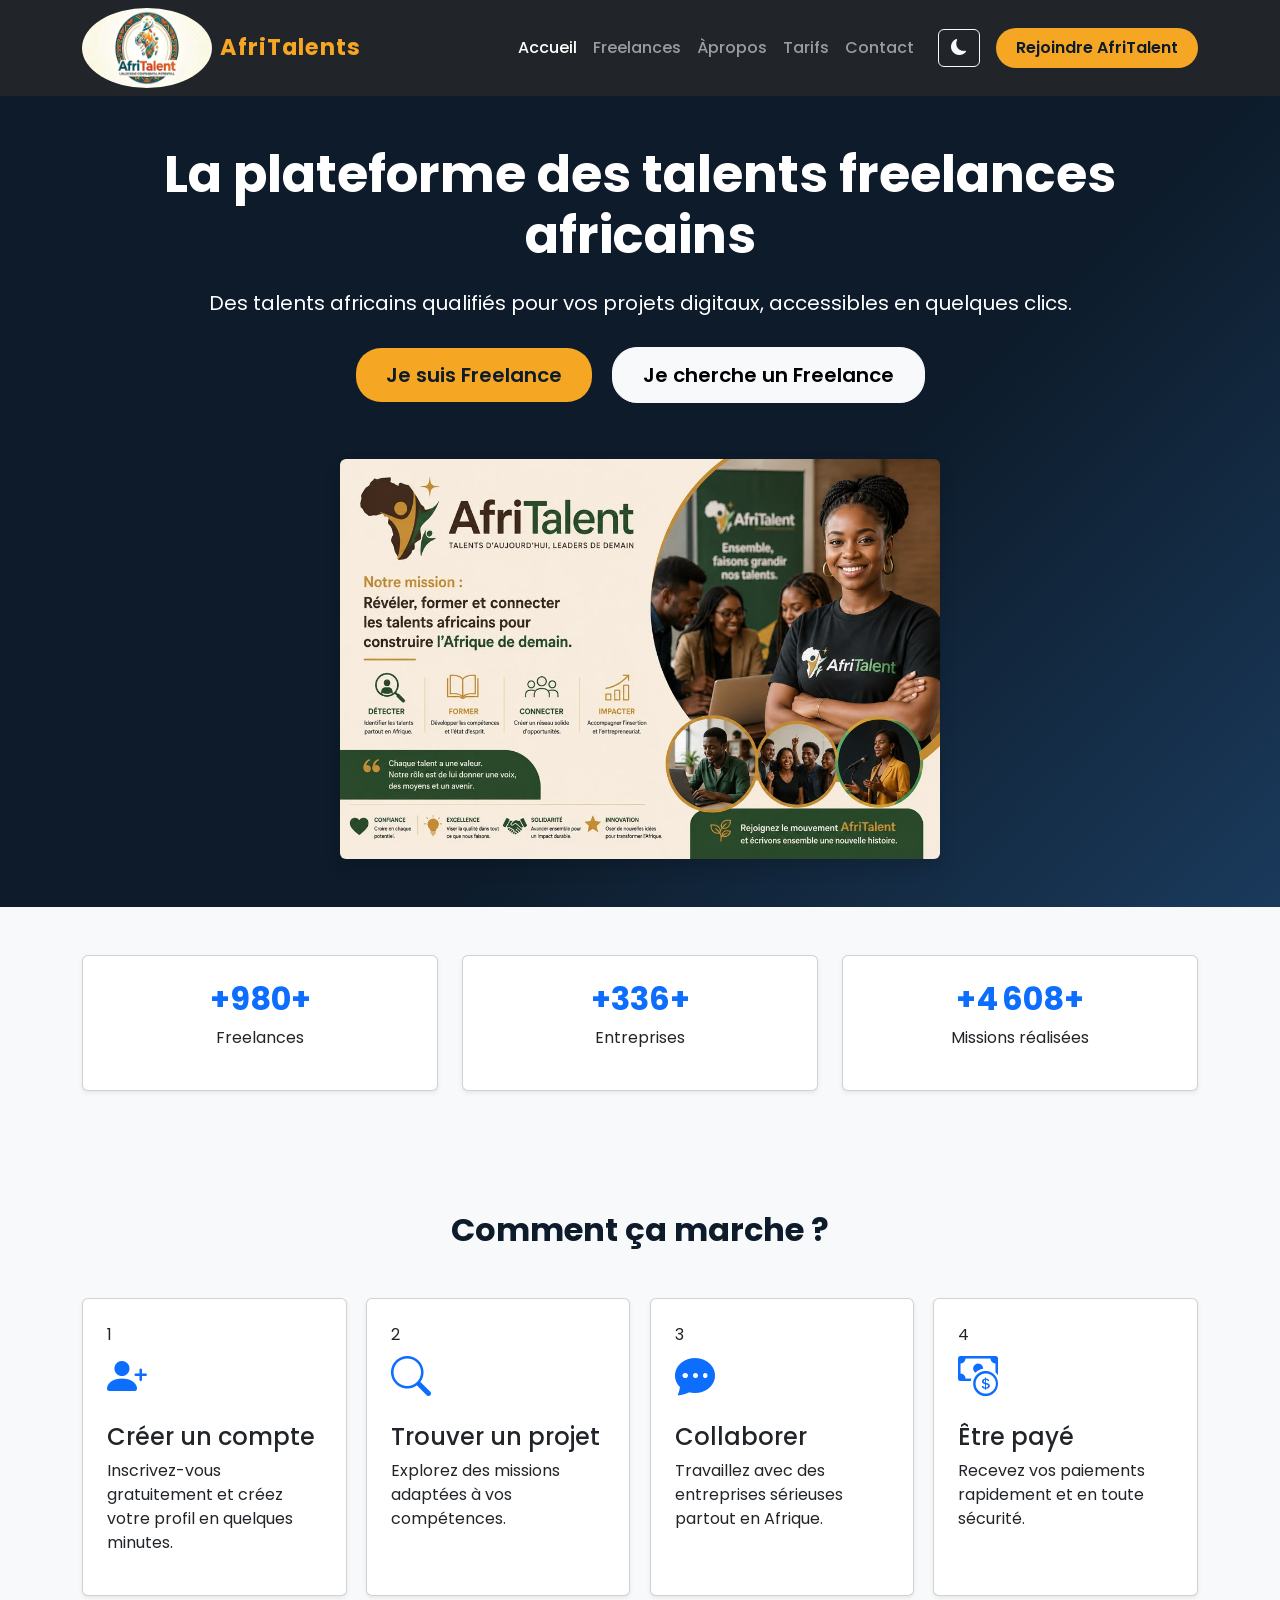
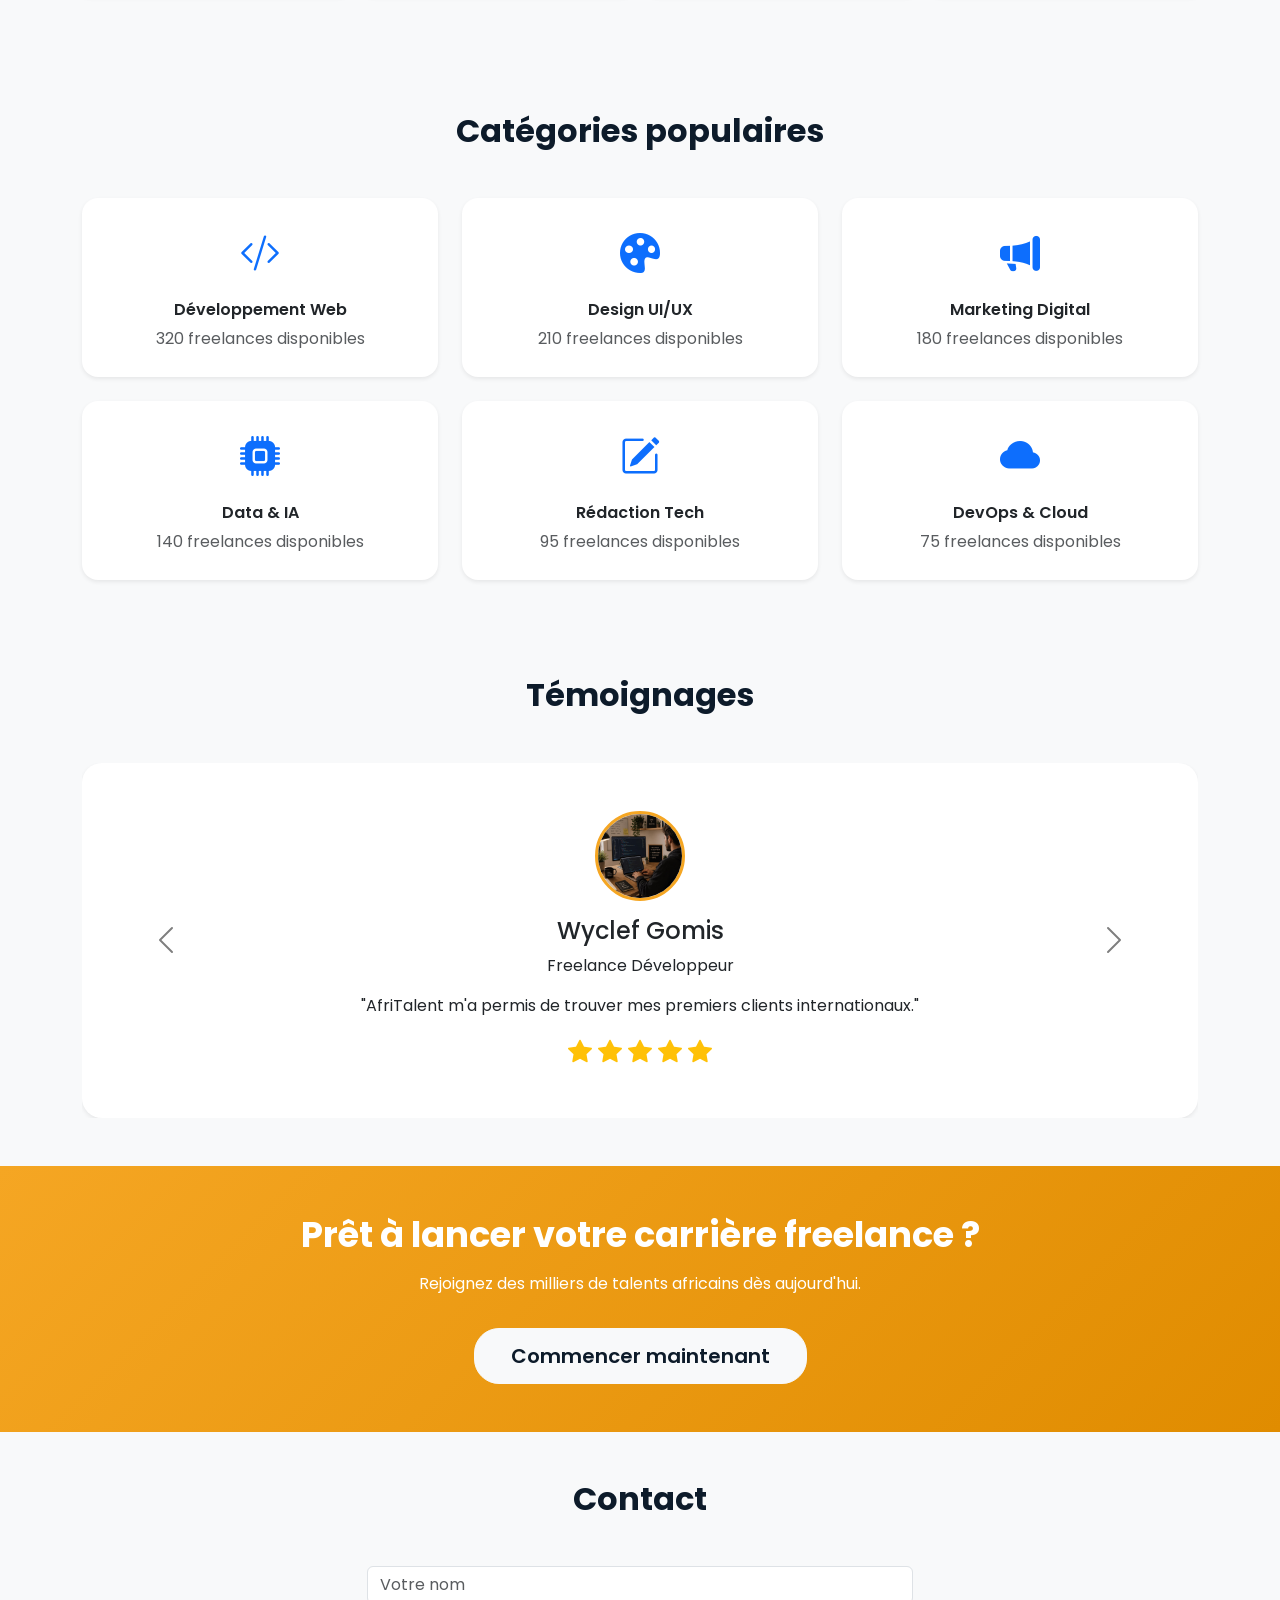
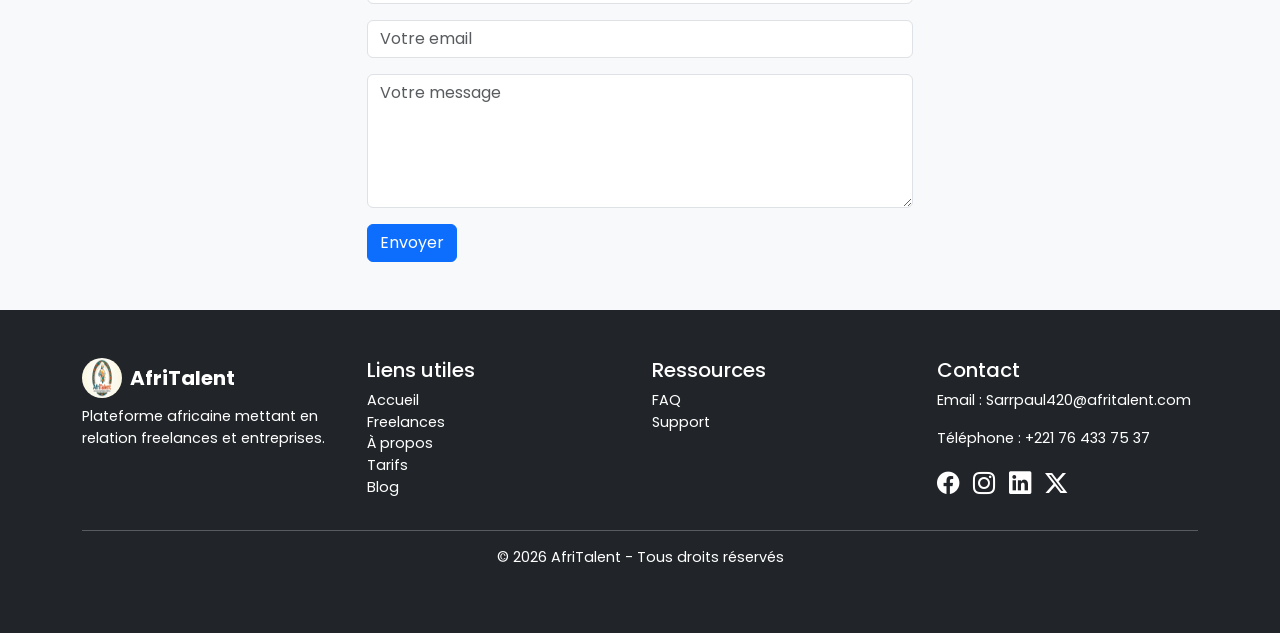
<file: index.html>
<!DOCTYPE html>
<html lang="fr">

<head>

  <meta charset="UTF-8">

  <meta name="viewport" content="width=device-width, initial-scale=1.0">

  <title>AfriTalent</title>

  <!-- Bootstrap CSS -->
  <link href="https://cdn.jsdelivr.net/npm/bootstrap@5.3.3/dist/css/bootstrap.min.css" rel="stylesheet">

  <!-- Bootstrap Icons -->
  <link rel="stylesheet" href="https://cdn.jsdelivr.net/npm/bootstrap-icons@1.11.3/font/bootstrap-icons.min.css">

  <!-- Google Fonts -->
  <link href="https://fonts.googleapis.com/css2?family=Poppins:wght@300;400;500;600;700&display=swap" rel="stylesheet">

  <!-- CSS -->
  <link rel="stylesheet" href="css/style.css">

</head>

<body>

  <!-- NAVBAR -->

  <nav class="navbar navbar-expand-lg navbar-dark bg-dark fixed-top" id="mainNavbar">

    <div class="container">

      <!-- Logo -->

      <img
        src="im/logo.jpeg"
        alt="Logo AfriTalent"
        width="130"
        height="80"
        class="rounded-circle me-2"
      >

      <!-- Nom -->

      <a class="navbar-brand fw-bold" href="index.html">
        AfriTalents 
      </a>

      <!-- Bouton mobile -->

      <button
        class="navbar-toggler"
        type="button"
        data-bs-toggle="collapse"
        data-bs-target="#menu"
      >

        <span class="navbar-toggler-icon"></span>

      </button>

      <!-- Menu -->

      <div class="collapse navbar-collapse" id="menu">

        <ul class="navbar-nav ms-auto">

          <li class="nav-item">
            <a class="nav-link active" href="index.html">
              Accueil
            </a>
          </li>

          <li class="nav-item">
            <a class="nav-link" href="#freelances">
              Freelances
            </a>
          </li>

          <li class="nav-item">
            <a class="nav-link" href="about.html">
              Àpropos
            </a>
          </li>

          <li class="nav-item">
            <a class="nav-link" href="tarifs.html">
              Tarifs
            </a>
          </li>

          <li class="nav-item">
            <a class="nav-link" href="contact.html">
              Contact
            </a>
          </li>

        </ul>

        <!-- Bouton Dark Mode -->
<button id="darkModeToggle" class="btn btn-outline-light ms-3">
    <i class="bi bi-moon-fill"></i>
</button>

        <a href="#contact" class="btn btn-warning ms-3">
          Rejoindre AfriTalent
        </a>

      </div>

    </div>

  </nav>

  <!-- HERO -->

  <section id="accueil" class="bg-dark text-white text-center py-5 mt-5">

    <div class="container">

      <h1 class="display-4 fw-bold mt-5">
        La plateforme des talents freelances africains
      </h1>

      <h2 class="mt-4 fs-5 fw-normal">
        Des talents africains qualifiés pour vos projets digitaux, accessibles en quelques clics.
      </h2>

      <div class="mt-4">

        <a href="#freelances" class="btn btn-primary btn-lg m-2">
          Je suis Freelance
        </a>

        <a href="#contact" class="btn btn-light btn-lg m-2">
          Je cherche un Freelance
        </a>

      </div>

      <!-- Image -->

      <div class="mt-5">

        <img
          src="im/image7.jpeg"
          alt="Freelance"
          class="img-fluid rounded shadow"
          width="600"
        >

      </div>

    </div>

  </section>

  <!-- STATISTIQUES -->

  <section class="py-5">

    <div class="container">

      <div class="row text-center">

        <div class="col-md-4 mb-4">

          <div class="card p-4 shadow-sm">

            <h2 class="text-primary fw-bold">
              <span class="counter" data-target="2500">0</span>+
            </h2>

            <p>
              Freelances
            </p>

          </div>

        </div>

        <div class="col-md-4 mb-4">

          <div class="card p-4 shadow-sm">

            <h2 class="text-primary fw-bold">
              <span class="counter" data-target="800">0</span>+
            </h2>

            <p>
              Entreprises
            </p>

          </div>

        </div>

        <div class="col-md-4 mb-4">

          <div class="card p-4 shadow-sm">

            <h2 class="text-primary fw-bold">
              <span class="counter" data-target="12000">0</span>+
            </h2>

            <p>
              Missions réalisées
            </p>

          </div>

        </div>

      </div>

    </div>

  </section>

  <!-- COMMENT ÇA MARCHE -->

  <section id="freelances" class="bg-light py-5">

    <div class="container">

      <h2 class="text-center fw-bold mb-5">
        Comment ça marche ?
      </h2>

      <div class="bento-grid">

        <div class="card p-4 bento-item bento-large shadow-sm">
          <span class="step-number">1</span>
          <i class="bi bi-person-plus-fill fs-1 text-primary"></i>
          <h4 class="mt-3">
            Créer un compte
          </h4>
          <p>
            Inscrivez-vous gratuitement et créez votre profil en quelques minutes.
          </p>
        </div>

        <div class="card p-4 bento-item shadow-sm">
          <span class="step-number">2</span>
          <i class="bi bi-search fs-1 text-primary"></i>
          <h4 class="mt-3">
            Trouver un projet
          </h4>
          <p>
            Explorez des missions adaptées à vos compétences.
          </p>
        </div>

        <div class="card p-4 bento-item shadow-sm">
          <span class="step-number">3</span>
          <i class="bi bi-chat-dots-fill fs-1 text-primary"></i>
          <h4 class="mt-3">
            Collaborer
          </h4>
          <p>
            Travaillez avec des entreprises sérieuses partout en Afrique.
          </p>
        </div>

        <div class="card p-4 bento-item bento-large shadow-sm">
          <span class="step-number">4</span>
          <i class="bi bi-cash-coin fs-1 text-primary"></i>
          <h4 class="mt-3">
            Être payé
          </h4>
          <p>
            Recevez vos paiements rapidement et en toute sécurité.
          </p>
        </div>

      </div>

    </div>

  </section>

  <!-- CATÉGORIES -->

  <section class="py-5">

    <div class="container">

      <h2 class="text-center fw-bold mb-5">
        Catégories populaires
      </h2>

      <div class="row g-4">

        <div class="col-md-4">
          <div class="card p-4 text-center h-100 shadow-sm category-card">
            <i class="bi bi-code-slash fs-1 text-primary"></i>
            <h4 class="mt-3">
              Développement Web
            </h4>
            <p class="text-muted mb-0">
              320 freelances disponibles
            </p>
          </div>
        </div>

        <div class="col-md-4">
          <div class="card p-4 text-center h-100 shadow-sm category-card">
            <i class="bi bi-palette-fill fs-1 text-primary"></i>
            <h4 class="mt-3">
              Design UI/UX
            </h4>
            <p class="text-muted mb-0">
              210 freelances disponibles
            </p>
          </div>
        </div>

        <div class="col-md-4">
          <div class="card p-4 text-center h-100 shadow-sm category-card">
            <i class="bi bi-megaphone-fill fs-1 text-primary"></i>
            <h4 class="mt-3">
              Marketing Digital
            </h4>
            <p class="text-muted mb-0">
              180 freelances disponibles
            </p>
          </div>
        </div>

        <div class="col-md-4">
          <div class="card p-4 text-center h-100 shadow-sm category-card">
            <i class="bi bi-cpu-fill fs-1 text-primary"></i>
            <h4 class="mt-3">
              Data & IA
            </h4>
            <p class="text-muted mb-0">
              140 freelances disponibles
            </p>
          </div>
        </div>

        <div class="col-md-4">
          <div class="card p-4 text-center h-100 shadow-sm category-card">
            <i class="bi bi-pencil-square fs-1 text-primary"></i>
            <h4 class="mt-3">
              Rédaction Tech
            </h4>
            <p class="text-muted mb-0">
              95 freelances disponibles
            </p>
          </div>
        </div>

        <div class="col-md-4">
          <div class="card p-4 text-center h-100 shadow-sm category-card">
            <i class="bi bi-cloud-fill fs-1 text-primary"></i>
            <h4 class="mt-3">
              DevOps & Cloud
            </h4>
            <p class="text-muted mb-0">
              75 freelances disponibles
            </p>
          </div>
        </div>

      </div>

    </div>

  </section>

  <!-- TÉMOIGNAGES -->

  <section class="bg-light py-5">

    <div class="container">

      <div class="text-center mb-5">

        <h2 class="fw-bold">
          Témoignages
        </h2>

      </div>

      <div id="carouselExample" class="carousel slide" data-bs-ride="carousel">

        <div class="carousel-inner">

          <!-- Témoignage 1 -->

          <div class="carousel-item active">

            <div class="card p-5 text-center shadow-sm">

              <img
                src="im/image1.jpeg"
                alt="Wyclef Gomis"
                width="100"
                height="100"
                class="rounded-circle mx-auto"
              >

              <h4 class="mt-3">
                Wyclef Gomis
              </h4>

              <p>
                Freelance Développeur
              </p>

              <p>
                "AfriTalent m'a permis de trouver mes premiers clients internationaux."
              </p>

              <div class="text-warning fs-4">

                <i class="bi bi-star-fill"></i>
                <i class="bi bi-star-fill"></i>
                <i class="bi bi-star-fill"></i>
                <i class="bi bi-star-fill"></i>
                <i class="bi bi-star-fill"></i>

              </div>

            </div>

          </div>

          <!-- Témoignage 2 -->

          <div class="carousel-item">

            <div class="card p-5 text-center shadow-sm">

              <img
                src="im/image2.jpeg"
                alt="Delphine Bindia"
                width="100"
                height="100"
                class="rounded-circle mx-auto"
              >

              <h4 class="mt-3">
                Delphine Bindia
              </h4>

              <p>
                Designer UI/UX
              </p>

              <p>
                "Une plateforme moderne et simple pour travailler avec des entreprises sérieuses."
              </p>

              <div class="text-warning fs-4">

                <i class="bi bi-star-fill"></i>
                <i class="bi bi-star-fill"></i>
                <i class="bi bi-star-fill"></i>
                <i class="bi bi-star-fill"></i>
                <i class="bi bi-star-fill"></i>

              </div>

            </div>

          </div>

          <!-- Témoignage 3 -->

          <div class="carousel-item">

            <div class="card p-5 text-center shadow-sm">

              <img
                src="im/image3.jpeg"
                alt="Marlene Sarr"
                width="100"
                height="100"
                class="rounded-circle mx-auto"
              >

              <h4 class="mt-3">
                Marlene Sarr
              </h4>

              <p>
                Développeuse Fullstack
              </p>

              <p>
                "AfriTalent m'a offert de belles opportunités en tant que développeuse."
              </p>

              <div class="text-warning fs-4">

                <i class="bi bi-star-fill"></i>
                <i class="bi bi-star-fill"></i>
                <i class="bi bi-star-fill"></i>
                <i class="bi bi-star-fill"></i>
                <i class="bi bi-star-fill"></i>

              </div>

            </div>

          </div>

        </div>

        <!-- Boutons -->

        <button
          class="carousel-control-prev"
          type="button"
          data-bs-target="#carouselExample"
          data-bs-slide="prev"
        >

          <span class="carousel-control-prev-icon"></span>

        </button>

        <button
          class="carousel-control-next"
          type="button"
          data-bs-target="#carouselExample"
          data-bs-slide="next"
        >

          <span class="carousel-control-next-icon"></span>

        </button>

      </div>

    </div>

  </section>

  <!-- CTA -->

  <section class="cta-section text-white text-center py-5">

    <div class="cta-overlay"></div>

    <div class="container position-relative">

      <h2 class="fw-bold">
        Prêt à lancer votre carrière freelance ?
      </h2>

      <p class="mt-3">
        Rejoignez des milliers de talents africains dès aujourd'hui.
      </p>

      <a href="#contact" class="btn btn-light btn-lg mt-3">
        Commencer maintenant
      </a>

    </div>

  </section>

  <!-- CONTACT -->

  <section id="contact" class="py-5">

    <div class="container">

      <h2 class="text-center fw-bold mb-5">
        Contact
      </h2>

      <div class="row justify-content-center">

        <div class="col-md-6">

          <input
            type="text"
            class="form-control mb-3"
            placeholder="Votre nom"
          >

          <input
            type="email"
            class="form-control mb-3"
            placeholder="Votre email"
          >

          <textarea
            class="form-control mb-3"
            rows="5"
            placeholder="Votre message"
          ></textarea>

          <button class="btn btn-primary">
            Envoyer
          </button>

        </div>

      </div>

    </div>

  </section>

  <!-- FOOTER -->

  <footer class="bg-dark text-white py-5">

    <div class="container">

      <div class="row">

        <!-- Colonne 1 -->

        <div class="col-md-3">

          <div class="d-flex align-items-center mb-2">
            <img
              src="im/logo.jpeg"
              alt="Logo AfriTalent"
              width="40"
              height="40"
              class="rounded-circle me-2"
            >
            <h5 class="fw-bold mb-0">
              AfriTalent
            </h5>
          </div>

          <p>
            Plateforme africaine mettant en relation freelances et entreprises.
          </p>

        </div>

        <!-- Colonne 2 -->

        <div class="col-md-3">

          <h5>
            Liens utiles
          </h5>

          <ul class="list-unstyled">

            <li>
              <a href="index.html#accueil" class="text-white text-decoration-none">
                Accueil
              </a>
            </li>

            <li>
              <a href="index.html#freelances" class="text-white text-decoration-none">
                Freelances
              </a>
            </li>

            <li>
              <a href="about.html" class="text-white text-decoration-none">
                À propos
              </a>
            </li>

            <li>
              <a href="tarifs.html" class="text-white text-decoration-none">
                Tarifs
              </a>
            </li>

            <li>
              <a href="blog.html" class="text-white text-decoration-none">
                Blog
              </a>
            </li>

          </ul>

        </div>

        <!-- Colonne 3 -->

        <div class="col-md-3">

          <h5>
            Ressources
          </h5>

          <ul class="list-unstyled">

            <li>
              <a href="#" class="text-white text-decoration-none">
                FAQ
              </a>
            </li>

            <li>
              <a href="#" class="text-white text-decoration-none">
                Support
              </a>
            </li>

          </ul>

        </div>

        <!-- Colonne 4 -->

        <div class="col-md-3">

          <h5>
            Contact
          </h5>

          <p>
            Email : Sarrpaul420@afritalent.com
          </p>

          <p>
            Téléphone : +221 76 433 75 37
          </p>

          <!-- Réseaux -->

          <div class="fs-4">

            <a href="#" class="text-white me-2"><i class="bi bi-facebook"></i></a>
            <a href="#" class="text-white me-2"><i class="bi bi-instagram"></i></a>
            <a href="#" class="text-white me-2"><i class="bi bi-linkedin"></i></a>
            <a href="#" class="text-white"><i class="bi bi-twitter-x"></i></a>

          </div>

        </div>

      </div>

      <hr>

      <div class="text-center">

        <p>
          © <span id="year"></span> AfriTalent - Tous droits réservés
        </p>

      </div>

    </div>

  </footer>

  <!-- Bootstrap JS -->

  <script src="https://cdn.jsdelivr.net/npm/bootstrap@5.3.3/dist/js/bootstrap.bundle.min.js"></script>

  <!-- JS -->

  <script src="js/main.js"></script>

</body>

</html>
</file>
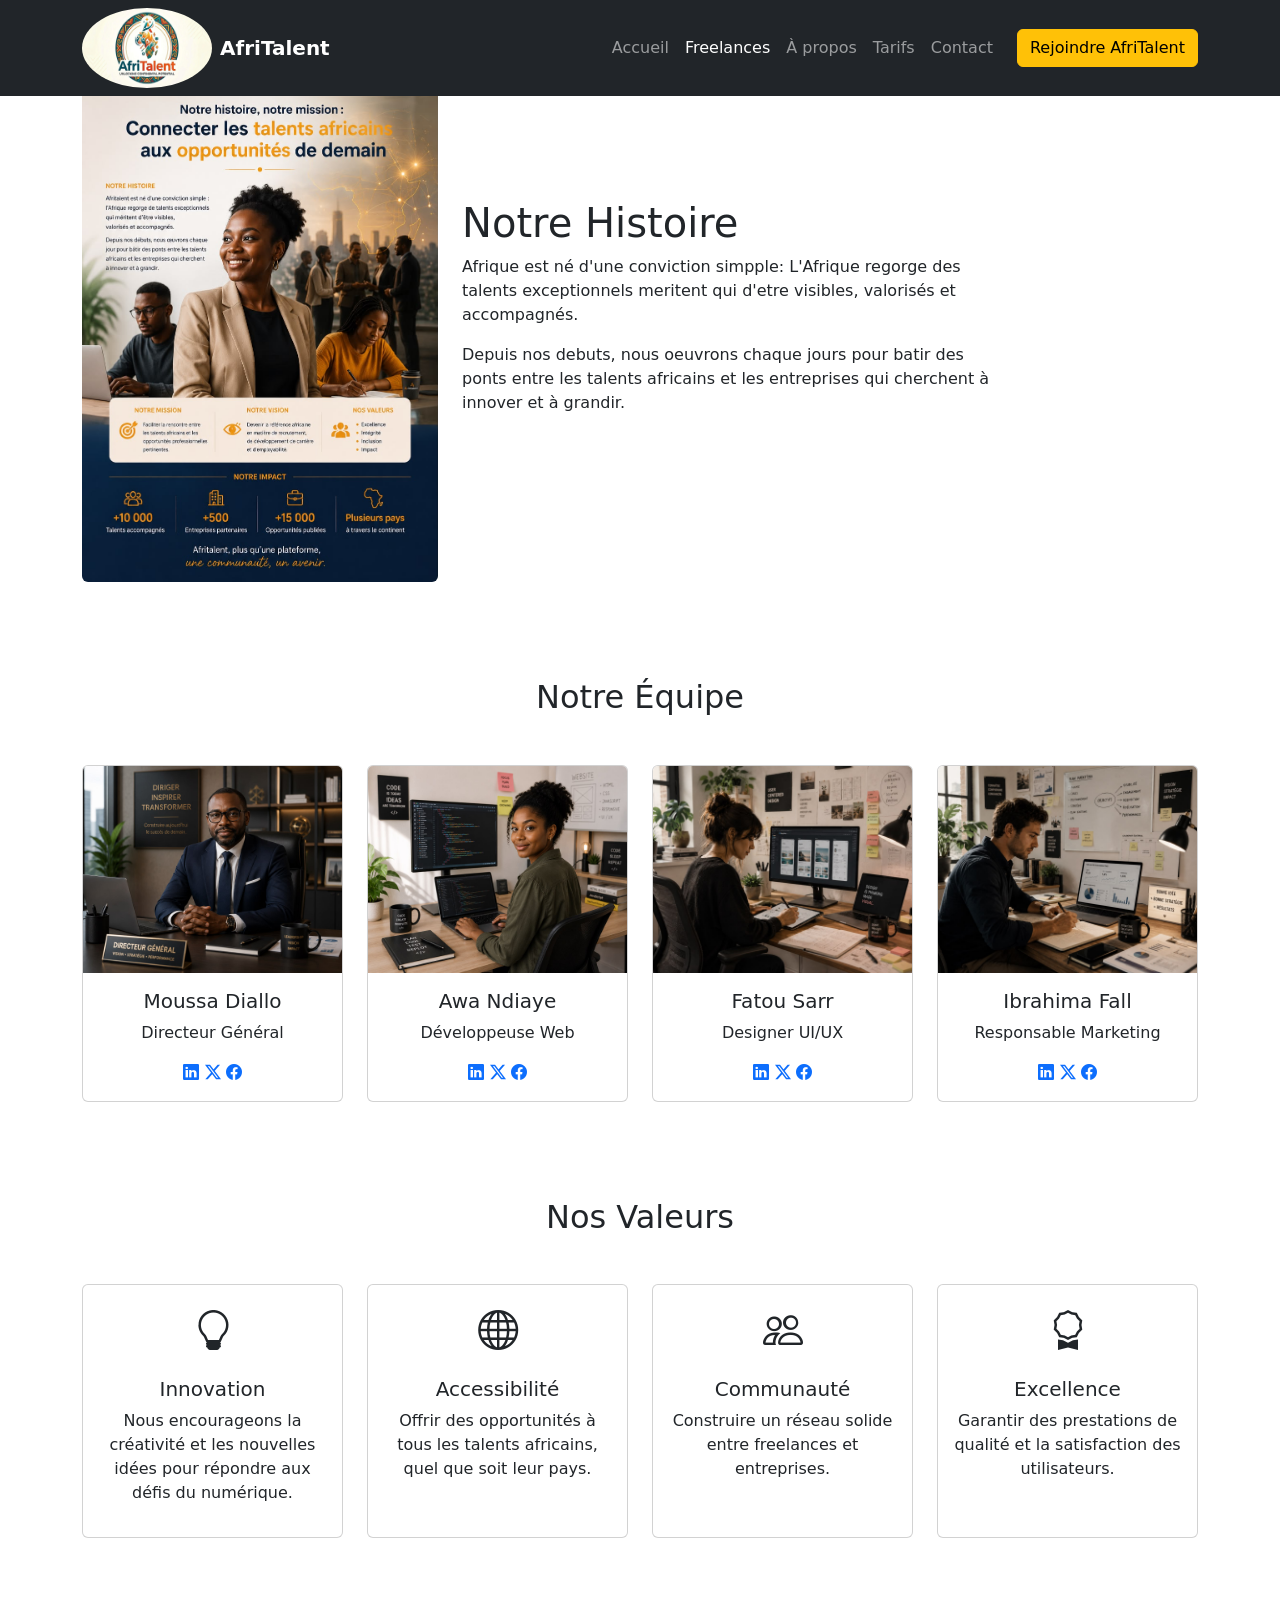
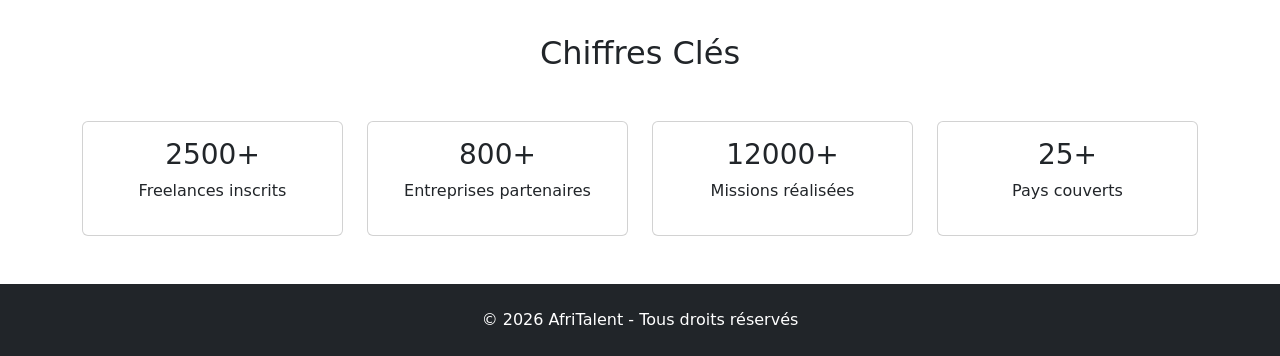
<file: about.html>
<!DOCTYPE html>
<html lang="fr">
<head>
    <meta charset="UTF-8">
    <meta name="viewport" content="width=device-width, initial-scale=1.0">
    <title>À Propos - AfriTalent</title>

    <!-- Bootstrap CSS -->
    <link href="https://cdn.jsdelivr.net/npm/bootstrap@5.3.3/dist/css/bootstrap.min.css" rel="stylesheet">

    <!-- Bootstrap Icons -->
    <link rel="stylesheet" href="https://cdn.jsdelivr.net/npm/bootstrap-icons@1.11.3/font/bootstrap-icons.min.css">
</head>
<body>

    <!-- NAVBAR -->

<nav class="navbar navbar-expand-lg navbar-dark bg-dark fixed-top">

    <div class="container">

        <!-- Logo -->
        <img
            src="im/logo.jpeg"
            alt="Logo AfriTalent"
            width="130"
            height="80"
            class="rounded-circle me-2"
        >

        <!-- Nom -->
        <a class="navbar-brand fw-bold" href="index.html">
            AfriTalent
        </a>

        <!-- Bouton mobile -->
        <button
            class="navbar-toggler"
            type="button"
            data-bs-toggle="collapse"
            data-bs-target="#menu"
        >
            <span class="navbar-toggler-icon"></span>
        </button>

        <!-- Menu -->
        <div class="collapse navbar-collapse" id="menu">

            <ul class="navbar-nav ms-auto">

                <li class="nav-item">
                    <a class="nav-link" href="index.html">
                        Accueil
                    </a>
                </li>

                <li class="nav-item">
                    <a class="nav-link active" href="freelances.html">
                        Freelances
                    </a>
                </li>

                <li class="nav-item">
                    <a class="nav-link" href="about.html">
                        À propos
                    </a>
                </li>

                <li class="nav-item">
                    <a class="nav-link" href="tarifs.html">
                        Tarifs
                    </a>
                </li>

                <li class="nav-item">
                    <a class="nav-link" href="contact.html">
                        Contact
                    </a>
                </li>

            </ul>

            <a href="contact.html" class="btn btn-warning ms-3">
                Rejoindre AfriTalent
            </a>

        </div>

    </div>

</nav>
    <main>

        <!-- NOTRE HISTOIRE -->
        <section class="container py-5">
            <div class="row align-items-center">

                <div class="col-md-4">
                    <img src="im/top.jpeg" alt="Notre histoire AfriTalent" class="img-fluid rounded">
                </div>

                <div class="col-md-6">
                    <h1>Notre Histoire</h1>
                    <p>
                        Afrique est né d'une conviction simpple:
                        L'Afrique regorge des talents exceptionnels meritent
                        qui d'etre visibles, valorisés et accompagnés.
                    </p>

                    <p>
                        Depuis nos debuts, nous oeuvrons chaque jours pour
                        batir des ponts entre les talents africains et les
                        entreprises qui cherchent à innover et à grandir.
                    </p>
                </div>

            </div>
        </section>

        <!-- NOTRE ÉQUIPE -->
        <section class="container py-5">
            <h2 class="text-center mb-5">Notre Équipe</h2>

            <div class="row g-4">

                <div class="col-md-6 col-lg-3">
                    <div class="card h-100 text-center">
                        <img src="im/dg.jpeg" class="card-img-top" alt="Directeur Général">
                        <div class="card-body">
                            <h5 class="card-title">Moussa Diallo</h5>
                            <p class="card-text">Directeur Général</p>

                            <a href="#"><i class="bi bi-linkedin"></i></a>
                            <a href="#"><i class="bi bi-twitter-x"></i></a>
                            <a href="#"><i class="bi bi-facebook"></i></a>
                        </div>
                    </div>
                </div>

                <div class="col-md-6 col-lg-3">
                    <div class="card h-100 text-center">
                        <img src="im/dev.jpeg" class="card-img-top" alt="Développeuse Web">
                        <div class="card-body">
                            <h5 class="card-title">Awa Ndiaye</h5>
                            <p class="card-text">Développeuse Web</p>

                            <a href="#"><i class="bi bi-linkedin"></i></a>
                            <a href="#"><i class="bi bi-twitter-x"></i></a>
                            <a href="#"><i class="bi bi-facebook"></i></a>
                        </div>
                    </div>
                </div>

                <div class="col-md-6 col-lg-3">
                    <div class="card h-100 text-center">
                        <img src="im/ia.jpeg" class="card-img-top" alt="Designer UI UX">
                        <div class="card-body">
                            <h5 class="card-title">Fatou Sarr</h5>
                            <p class="card-text">Designer UI/UX</p>

                            <a href="#"><i class="bi bi-linkedin"></i></a>
                            <a href="#"><i class="bi bi-twitter-x"></i></a>
                            <a href="#"><i class="bi bi-facebook"></i></a>
                        </div>
                    </div>
                </div>

                <div class="col-md-6 col-lg-3">
                    <div class="card h-100 text-center">
                        <img src="im/idi.jpeg" class="card-img-top" alt="Responsable Marketing">
                        <div class="card-body">
                            <h5 class="card-title">Ibrahima Fall</h5>
                            <p class="card-text">Responsable Marketing</p>

                            <a href="#"><i class="bi bi-linkedin"></i></a>
                            <a href="#"><i class="bi bi-twitter-x"></i></a>
                            <a href="#"><i class="bi bi-facebook"></i></a>
                        </div>
                    </div>
                </div>

            </div>
        </section>

        <!-- NOS VALEURS -->
        <section class="container py-5">
            <h2 class="text-center mb-5">Nos Valeurs</h2>

            <div class="row g-4">

                <div class="col-md-6 col-lg-3">
                    <div class="card text-center h-100">
                        <div class="card-body">
                            <i class="bi bi-lightbulb fs-1"></i>
                            <h5 class="mt-3">Innovation</h5>
                            <p>
                                Nous encourageons la créativité et les nouvelles idées pour
                                répondre aux défis du numérique.
                            </p>
                        </div>
                    </div>
                </div>

                <div class="col-md-6 col-lg-3">
                    <div class="card text-center h-100">
                        <div class="card-body">
                            <i class="bi bi-globe fs-1"></i>
                            <h5 class="mt-3">Accessibilité</h5>
                            <p>
                                Offrir des opportunités à tous les talents africains,
                                quel que soit leur pays.
                            </p>
                        </div>
                    </div>
                </div>

                <div class="col-md-6 col-lg-3">
                    <div class="card text-center h-100">
                        <div class="card-body">
                            <i class="bi bi-people fs-1"></i>
                            <h5 class="mt-3">Communauté</h5>
                            <p>
                                Construire un réseau solide entre freelances et entreprises.
                            </p>
                        </div>
                    </div>
                </div>

                <div class="col-md-6 col-lg-3">
                    <div class="card text-center h-100">
                        <div class="card-body">
                            <i class="bi bi-award fs-1"></i>
                            <h5 class="mt-3">Excellence</h5>
                            <p>
                                Garantir des prestations de qualité et la satisfaction des utilisateurs.
                            </p>
                        </div>
                    </div>
                </div>

            </div>
        </section>

        <!-- CHIFFRES CLÉS -->
        <section class="container py-5">
            <h2 class="text-center mb-5">Chiffres Clés</h2>

            <div class="row g-4">

                <div class="col-md-6 col-lg-3">
                    <div class="card text-center">
                        <div class="card-body">
                            <h3>2500+</h3>
                            <p>Freelances inscrits</p>
                        </div>
                    </div>
                </div>

                <div class="col-md-6 col-lg-3">
                    <div class="card text-center">
                        <div class="card-body">
                            <h3>800+</h3>
                            <p>Entreprises partenaires</p>
                        </div>
                    </div>
                </div>

                <div class="col-md-6 col-lg-3">
                    <div class="card text-center">
                        <div class="card-body">
                            <h3>12000+</h3>
                            <p>Missions réalisées</p>
                        </div>
                    </div>
                </div>

                <div class="col-md-6 col-lg-3">
                    <div class="card text-center">
                        <div class="card-body">
                            <h3>25+</h3>
                            <p>Pays couverts</p>
                        </div>
                    </div>
                </div>

            </div>
        </section>

    </main>

    <script src="https://cdn.jsdelivr.net/npm/bootstrap@5.3.3/dist/js/bootstrap.bundle.min.js"></script>

    <footer class="bg-dark text-white text-center py-4">

  <div class="container">

    <p class="mb-0">
      © 2026 AfriTalent - Tous droits réservés
    </p>

  </div>

</footer>

</body>
</html>
</file>
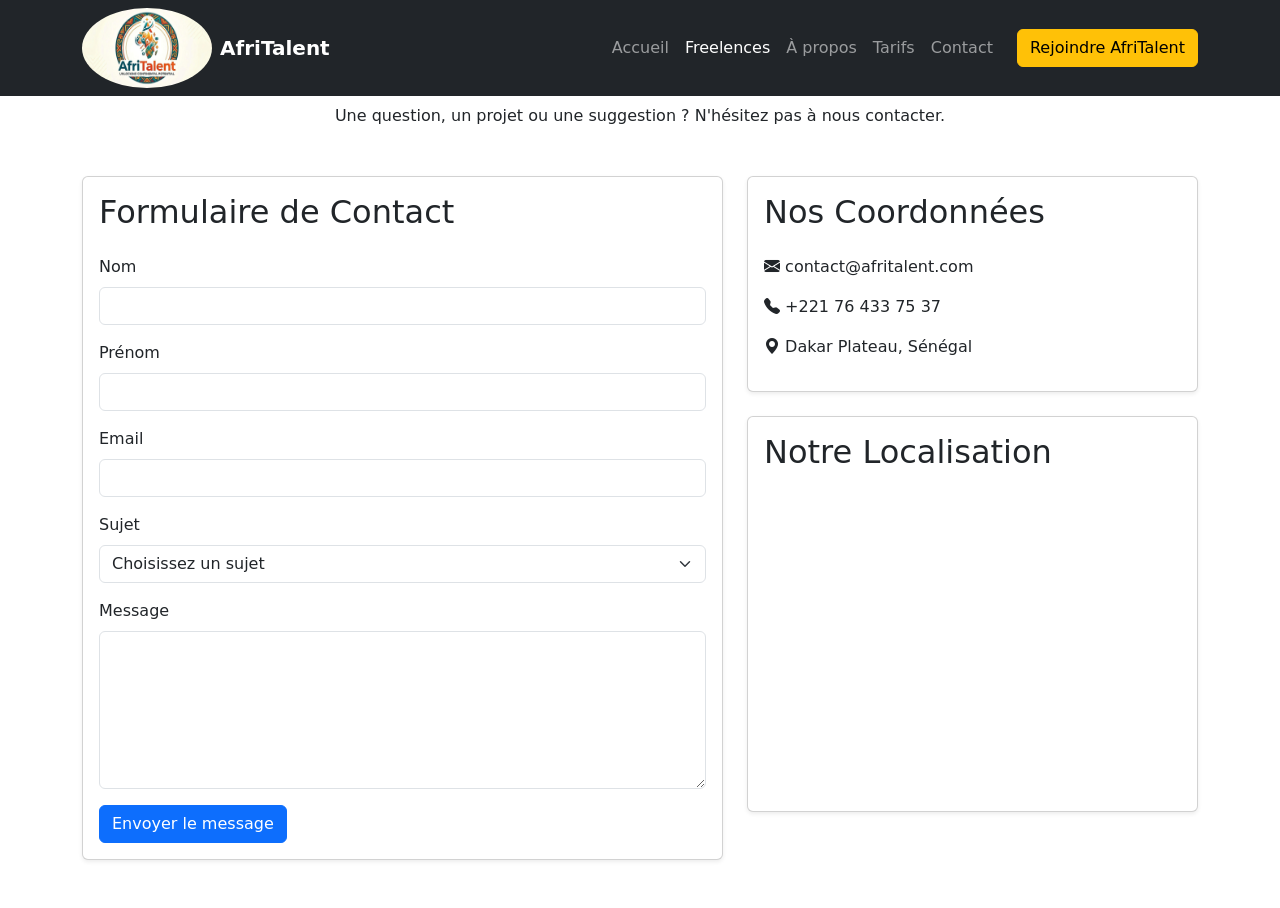
<file: contact.html>
<!DOCTYPE html>
<html lang="fr">
<head>
    <meta charset="UTF-8">
    <meta name="viewport" content="width=device-width, initial-scale=1.0">
    <title>Contact - AfriTalent</title>

    <!-- Bootstrap CSS -->
    <link href="https://cdn.jsdelivr.net/npm/bootstrap@5.3.3/dist/css/bootstrap.min.css" rel="stylesheet">

    <!-- Bootstrap Icons -->
    <link rel="stylesheet" href="https://cdn.jsdelivr.net/npm/bootstrap-icons@1.11.3/font/bootstrap-icons.min.css">
</head>
<body>

    <!-- NAVBAR -->

<nav class="navbar navbar-expand-lg navbar-dark bg-dark fixed-top">

    <div class="container">

        <!-- Logo -->
        <img
            src="im/logo.jpeg"
            alt="Logo AfriTalent"
            width="130"
            height="80"
            class="rounded-circle me-2"
        >

        <!-- Nom -->
        <a class="navbar-brand fw-bold" href="index.html">
            AfriTalent
        </a>

        <!-- Bouton mobile -->
        <button
            class="navbar-toggler"
            type="button"
            data-bs-toggle="collapse"
            data-bs-target="#menu"
        >
            <span class="navbar-toggler-icon"></span>
        </button>

        <!-- Menu -->
        <div class="collapse navbar-collapse" id="menu">

            <ul class="navbar-nav ms-auto">

                <li class="nav-item">
                    <a class="nav-link" href="index.html">
                        Accueil
                    </a>
                </li>

                <li class="nav-item">
                    <a class="nav-link active" href="freelences.html">
                        Freelences
                    </a>
                </li>

                <li class="nav-item">
                    <a class="nav-link" href="about.html">
                        À propos
                    </a>

                <li class="nav-item">
                    <a class="nav-link" href="tarifs.html">
                        Tarifs
                    </a>
                </li>

                <li class="nav-item">
                    <a class="nav-link" href="contact.html">
                        Contact
                    </a>
                </li>

            </ul>

            <a href="contact.html" class="btn btn-warning ms-3">
                Rejoindre AfriTalent
            </a>

        </div>

    </div>

</nav>
<main class="container py-5">

    <!-- Titre -->
    <section class="text-center mb-5">
        <h1>Contactez-nous</h1>
        <p>
            Une question, un projet ou une suggestion ?
            N'hésitez pas à nous contacter.
        </p>
    </section>

    <div class="row g-4">

        <!-- Formulaire -->
        <div class="col-lg-7">

            <div class="card shadow-sm">
                <div class="card-body">

                    <h2 class="mb-4">Formulaire de Contact</h2>

                    <form id="contactForm">

                        <!-- Nom -->
                        <div class="mb-3">
                            <label for="nom" class="form-label">Nom</label>
                            <input
                                type="text"
                                class="form-control"
                                id="nom"
                                name="nom"
                                required
                            >
                            <small id="nomError" class="text-danger"></small>
                        </div>

                        <!-- Prénom -->
                        <div class="mb-3">
                            <label for="prenom" class="form-label">Prénom</label>
                            <input
                                type="text"
                                class="form-control"
                                id="prenom"
                                name="prenom"
                                required
                            >
                            <small id="prenomError" class="text-danger"></small>
                        </div>

                        <!-- Email -->
                        <div class="mb-3">
                            <label for="email" class="form-label">Email</label>
                            <input
                                type="email"
                                class="form-control"
                                id="email"
                                name="email"
                                required
                            >
                            <small id="emailError" class="text-danger"></small>
                        </div>

                        <!-- Sujet -->
                        <div class="mb-3">
                            <label for="sujet" class="form-label">Sujet</label>

                            <select
                                class="form-select"
                                id="sujet"
                                name="sujet"
                                required
                            >
                                <option value="">Choisissez un sujet</option>
                                <option>Demande d'information</option>
                                <option>Recrutement</option>
                                <option>Support technique</option>
                                <option>Partenariat</option>
                                <option>Autre</option>
                            </select>

                            <small id="sujetError" class="text-danger"></small>
                        </div>

                        <!-- Message -->
                        <div class="mb-3">
                            <label for="message" class="form-label">Message</label>

                            <textarea
                                class="form-control"
                                id="message"
                                name="message"
                                rows="6"
                                required
                            ></textarea>

                            <small id="messageError" class="text-danger"></small>
                        </div>

                        <!-- Message succès JS -->
                        <div id="successMessage"></div>

                        <!-- Bouton -->
                        <button type="submit" class="btn btn-primary">
                            Envoyer le message
                        </button>

                    </form>

                </div>
            </div>

        </div>

        <!-- Informations de contact -->
        <div class="col-lg-5">

            <div class="card shadow-sm mb-4">
                <div class="card-body">

                    <h2 class="mb-4">Nos Coordonnées</h2>

                    <p>
                        <i class="bi bi-envelope-fill"></i>
                        contact@afritalent.com
                    </p>

                    <p>
                        <i class="bi bi-telephone-fill"></i>
                        +221 76 433 75 37
                    </p>

                    <p>
                        <i class="bi bi-geo-alt-fill"></i>
                        Dakar Plateau, Sénégal
                    </p>

                </div>
            </div>

            <!-- Carte Google Maps -->
            <div class="card shadow-sm">
                <div class="card-body">

                    <h2 class="mb-3">Notre Localisation</h2>

                    <iframe
                        src="https://maps.google.com/maps?q=Dakar&t=&z=13&ie=UTF8&iwloc=&output=embed"
                        width="100%"
                        height="300"
                        style="border:0;"
                        allowfullscreen=""
                        loading="lazy">
                    </iframe>

                </div>
            </div>

        </div>

    </div>

</main>

<!-- Bootstrap JS -->
<script src="https://cdn.jsdelivr.net/npm/bootstrap@5.3.3/dist/js/bootstrap.bundle.min.js"></script>

</body>
</html>
</file>
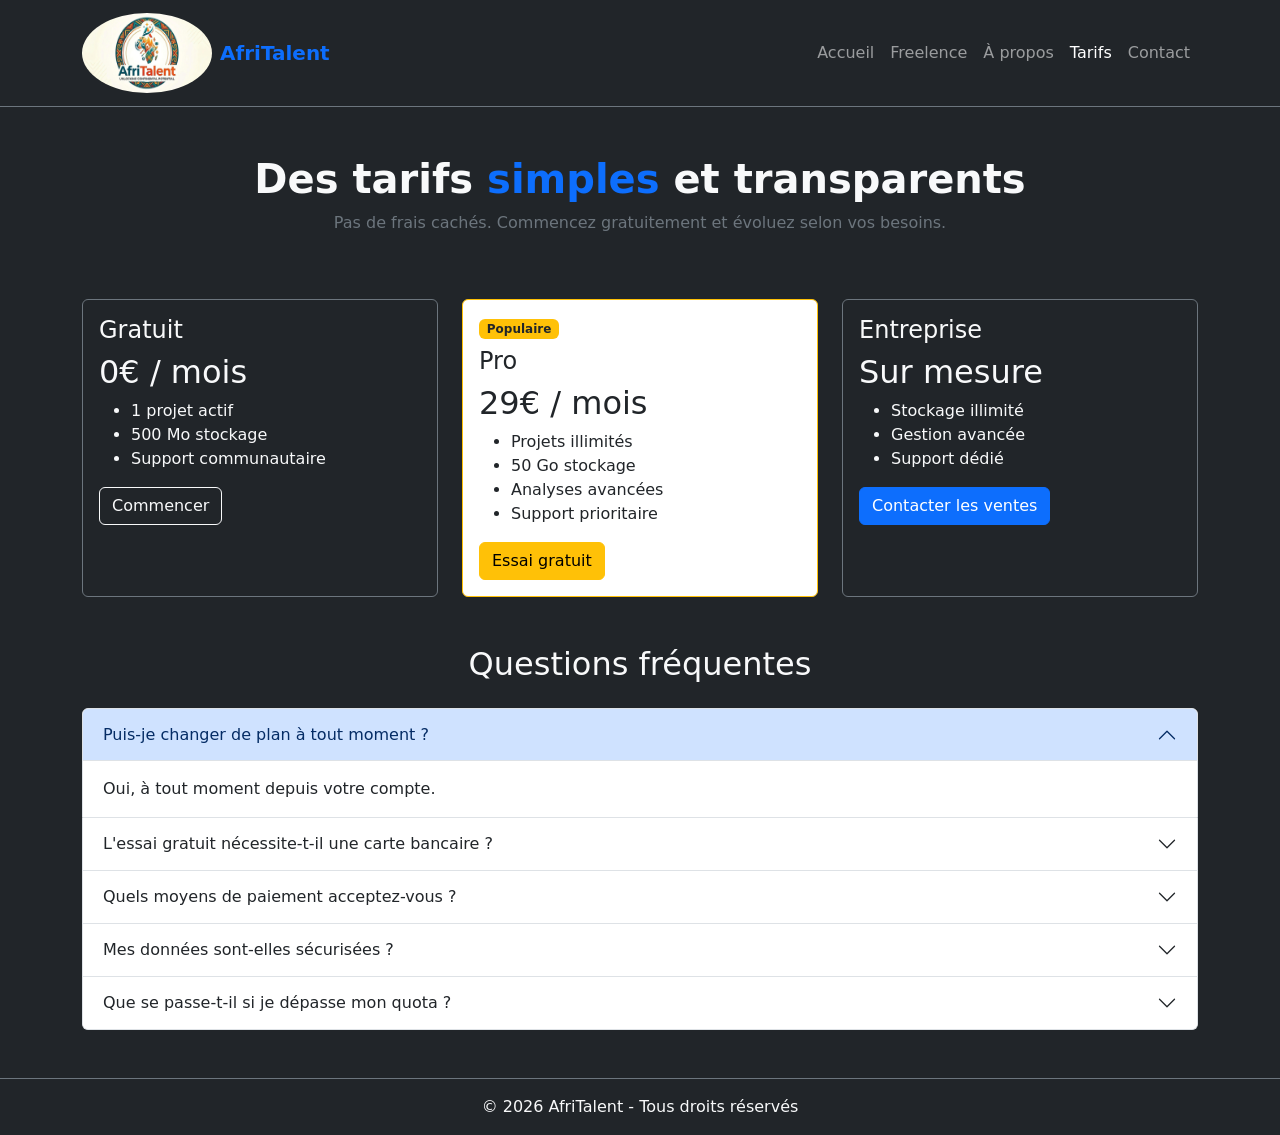
<file: tarifs.html>
<!DOCTYPE html>
<html lang="fr">
<head>
    <meta charset="UTF-8">
    <meta name="viewport" content="width=device-width, initial-scale=1.0">
    <title>Tarifs - AfriTalent</title>

    <link href="https://cdn.jsdelivr.net/npm/bootstrap@5.3.3/dist/css/bootstrap.min.css" rel="stylesheet">
</head>

<body class="bg-dark text-light">

    <!-- NAVBAR -->
<nav class="navbar navbar-expand-lg navbar-dark bg-dark border-bottom border-secondary">
    <div class="container">

        <!-- Logo -->
        <a class="navbar-brand d-flex align-items-center" href="index.html">
            <img src="im/logo.jpeg"
                 alt="Logo AfriTalent"
                 width="130"
                 height="80"
                 class="rounded-circle me-2">

            <span class="fw-bold text-primary">
                AfriTalent
            </span>
        </a>

        <!-- Bouton mobile -->
        <button class="navbar-toggler"
                type="button"
                data-bs-toggle="collapse"
                data-bs-target="#menu">
            <span class="navbar-toggler-icon"></span>
        </button>

        <!-- Menu -->
        <div class="collapse navbar-collapse" id="menu">

            <ul class="navbar-nav ms-auto">

                <li class="nav-item">
                    <a class="nav-link" href="index.html">
                        Accueil
                    </a>
                </li>

                <li class="nav-item">
                    <a class="nav-link" href="freelences.html">
                        Freelence
                    </a>
                </li>

                 <li class="nav-item">
                        <a class="nav-link" href="about.html">
                            À propos
                        </a>
                    </li>

                <li class="nav-item">
                    <a class="nav-link active" href="tarifs.html">
                        Tarifs
                    </a>
                </li>

                <li class="nav-item">
                    <a class="nav-link" href="contact.html">
                        Contact
                    </a>
                </li>

            </ul>

        </div>

    </div>
</nav>

    <!-- TITRE -->
    <section class="text-center py-5">
        <div class="container">
            <h1 class="fw-bold">
                Des tarifs <span class="text-primary">simples</span> et transparents
            </h1>

            <p class="text-secondary">
                Pas de frais cachés. Commencez gratuitement et évoluez selon vos besoins.
            </p>
        </div>
    </section>

    <!-- TARIFS -->
    <section class="container mb-5">
        <div class="row g-4">

            <!-- Gratuit -->
            <div class="col-md-4">
                <div class="card h-100 bg-dark border-secondary text-light">
                    <div class="card-body">
                        <h4>Gratuit</h4>
                        <h2>0€ / mois</h2>

                        <ul>
                            <li>1 projet actif</li>
                            <li>500 Mo stockage</li>
                            <li>Support communautaire</li>
                        </ul>

                        <a href="#" class="btn btn-outline-light">
                            Commencer
                        </a>
                    </div>
                </div>
            </div>

            <!-- Pro -->
            <div class="col-md-4">
                <div class="card h-100 border-warning">
                    <div class="card-body">
                        <span class="badge bg-warning text-dark mb-2">
                            Populaire
                        </span>

                        <h4>Pro</h4>
                        <h2>29€ / mois</h2>

                        <ul>
                            <li>Projets illimités</li>
                            <li>50 Go stockage</li>
                            <li>Analyses avancées</li>
                            <li>Support prioritaire</li>
                        </ul>

                        <a href="#" class="btn btn-warning">
                            Essai gratuit
                        </a>
                    </div>
                </div>
            </div>

            <!-- Entreprise -->
            <div class="col-md-4">
                <div class="card h-100 bg-dark border-secondary text-light">
                    <div class="card-body">
                        <h4>Entreprise</h4>
                        <h2>Sur mesure</h2>

                        <ul>
                            <li>Stockage illimité</li>
                            <li>Gestion avancée</li>
                            <li>Support dédié</li>
                        </ul>

                        <a href="#" class="btn btn-primary">
                            Contacter les ventes
                        </a>
                    </div>
                </div>
            </div>

        </div>
    </section>

    <!-- FAQ -->
    <section class="container mb-5">
        <h2 class="text-center mb-4">
            Questions fréquentes
        </h2>

        <div class="accordion" id="faq">

            <div class="accordion-item">
                <h2 class="accordion-header">
                    <button class="accordion-button"
                        type="button"
                        data-bs-toggle="collapse"
                        data-bs-target="#q1">
                        Puis-je changer de plan à tout moment ?
                    </button>
                </h2>

                <div id="q1"
                    class="accordion-collapse collapse show"
                    data-bs-parent="#faq">
                    <div class="accordion-body">
                        Oui, à tout moment depuis votre compte.
                    </div>
                </div>
            </div>

            <div class="accordion-item">
                <h2 class="accordion-header">
                    <button class="accordion-button collapsed"
                        type="button"
                        data-bs-toggle="collapse"
                        data-bs-target="#q2">
                        L'essai gratuit nécessite-t-il une carte bancaire ?
                    </button>
                </h2>

                <div id="q2"
                    class="accordion-collapse collapse"
                    data-bs-parent="#faq">
                    <div class="accordion-body">
                        Non, aucune carte bancaire n'est demandée.
                    </div>
                </div>
            </div>

            <div class="accordion-item">
                <h2 class="accordion-header">
                    <button class="accordion-button collapsed"
                        type="button"
                        data-bs-toggle="collapse"
                        data-bs-target="#q3">
                        Quels moyens de paiement acceptez-vous ?
                    </button>
                </h2>

                <div id="q3"
                    class="accordion-collapse collapse"
                    data-bs-parent="#faq">
                    <div class="accordion-body">
                        Visa, Mastercard et PayPal.
                    </div>
                </div>
            </div>

            <div class="accordion-item">
                <h2 class="accordion-header">
                    <button class="accordion-button collapsed"
                        type="button"
                        data-bs-toggle="collapse"
                        data-bs-target="#q4">
                        Mes données sont-elles sécurisées ?
                    </button>
                </h2>

                <div id="q4"
                    class="accordion-collapse collapse"
                    data-bs-parent="#faq">
                    <div class="accordion-body">
                        Oui, toutes les données sont protégées.
                    </div>
                </div>
            </div>

            <div class="accordion-item">
                <h2 class="accordion-header">
                    <button class="accordion-button collapsed"
                        type="button"
                        data-bs-toggle="collapse"
                        data-bs-target="#q5">
                        Que se passe-t-il si je dépasse mon quota ?
                    </button>
                </h2>

                <div id="q5"
                    class="accordion-collapse collapse"
                    data-bs-parent="#faq">
                    <div class="accordion-body">
                        Vous recevrez une notification avant toute restriction.
                    </div>
                </div>
            </div>

        </div>
    </section>

    <!-- FOOTER -->
    <footer class="text-center border-top border-secondary py-3">
        © 2026 AfriTalent - Tous droits réservés
    </footer>

    <script src="https://cdn.jsdelivr.net/npm/bootstrap@5.3.3/dist/js/bootstrap.bundle.min.js"></script>

</body>
</html>
</file>
<file: css/style.css>
/* ============================================
   AfriTalent — style.css
   Google Font : Poppins (chargée dans le HTML)
   Couleurs principales :
     - Or africain  : #F5A623
     - Bleu profond : #0D1B2A
     - Vert succès  : #28A745
     - Blanc doux   : #F8F9FA
============================================ */


/* ================================================
   1. RESET & BASE
   ================================================ */
* {
  box-sizing: border-box;
  margin: 0;
  padding: 0;
}

body {
  font-family: 'Poppins', sans-serif;
  color: #0D1B2A;
  background: #F8F9FA;
}


/* ================================================
   2. NAVBAR
   ================================================
   La classe .scrolled est ajoutée par main.js
   quand l'utilisateur descend la page.
   ================================================ */
.navbar {
  transition: background 0.3s, box-shadow 0.3s;
}

.navbar.scrolled {
  background: #000 !important;
  box-shadow: 0 2px 12px rgba(0, 0, 0, 0.5);
}

.navbar-brand {
  font-size: 1.4rem;
  letter-spacing: 1px;
  color: #F5A623 !important;
}

.nav-link {
  font-weight: 500;
  transition: color 0.2s;
}

.nav-link:hover {
  color: #F5A623 !important;
}

/* Bouton CTA "Rejoindre AfriTalent" */
.btn-warning {
  background: #F5A623;
  border: none;
  font-weight: 600;
  color: #0D1B2A;
  border-radius: 25px;
  padding: 8px 20px;
  transition: transform 0.2s, box-shadow 0.2s;
}

.btn-warning:hover {
  transform: translateY(-2px);
  box-shadow: 0 4px 14px rgba(245, 166, 35, 0.4);
}


/* ================================================
   3. SECTION HERO
   ================================================ */
#accueil {
  background: linear-gradient(135deg, #0D1B2A 60%, #1a3a5c 100%);
  min-height: 90vh;
  display: flex;
  align-items: center;
}

#accueil h1 {
  font-size: clamp(2rem, 5vw, 3.2rem);
  font-weight: 700;
  line-height: 1.2;
}

/* Mot mis en valeur dans le H1 : <span class="highlight"> */
#accueil h1 span,
#accueil .highlight {
  color: #F5A623;
}

#accueil p.fs-5 {
  color: #c8d8e8;
  max-width: 560px;
  margin: 0 auto;
}

#accueil .btn-primary {
  background: #F5A623;
  border: none;
  color: #0D1B2A;
  font-weight: 600;
  border-radius: 25px;
  padding: 12px 30px;
  transition: transform 0.2s, box-shadow 0.2s;
}

#accueil .btn-primary:hover {
  transform: translateY(-3px);
  box-shadow: 0 6px 18px rgba(245, 166, 35, 0.45);
}

#accueil .btn-light {
  border-radius: 25px;
  padding: 12px 30px;
  font-weight: 600;
  transition: transform 0.2s;
}

#accueil .btn-light:hover {
  transform: translateY(-3px);
}

#accueil img {
  border-radius: 16px;
  box-shadow: 0 12px 40px rgba(0, 0, 0, 0.4);
}


/* ================================================
   4. STATISTIQUES
   ================================================
   Ajoutez la classe "stats-section" à la <section>
   des statistiques dans index.html.
   ================================================ */
.stats-section .card {
  border: none;
  border-radius: 16px;
  transition: transform 0.3s, box-shadow 0.3s;
}

.stats-section .card:hover {
  transform: translateY(-6px);
  box-shadow: 0 10px 30px rgba(0, 0, 0, 0.12);
}

.stats-section h2 {
  font-size: 2.4rem;
  font-weight: 700;
  color: #F5A623;
}


/* ================================================
   5. COMMENT ÇA MARCHE — Bento Grid
   ================================================
   Utilisez cette structure HTML :
   <div class="bento-grid">
     <div class="bento-card">...</div>
     ...
   </div>
   Les cartes 1 et 3 sont plus hautes (grid-row span 2).
   ================================================ */
.bento-grid {
  display: grid;
  gap: 1.2rem;
  grid-template-columns: repeat(4, 1fr);
  grid-template-rows: auto auto;
}

/* Cartes 1 et 3 : plus hautes */
.bento-grid .bento-card:nth-child(1),
.bento-grid .bento-card:nth-child(3) {
  grid-row: span 2;
}

.bento-card {
  background: #fff;
  border-radius: 20px;
  padding: 2rem;
  text-align: center;
  box-shadow: 0 4px 16px rgba(0, 0, 0, 0.07);
  transition: transform 0.3s, box-shadow 0.3s;
}

.bento-card:hover {
  transform: translateY(-6px);
  box-shadow: 0 10px 28px rgba(0, 0, 0, 0.13);
}

/* Numéro d'étape dans un cercle doré */
.bento-card .step-number {
  display: inline-block;
  background: #F5A623;
  color: #0D1B2A;
  font-weight: 700;
  border-radius: 50%;
  width: 36px;
  height: 36px;
  line-height: 36px;
  margin-bottom: 0.8rem;
  font-size: 1rem;
}

.bento-card i {
  color: #F5A623;
}

/* Tablette : 2 colonnes */
@media (max-width: 991px) {
  .bento-grid {
    grid-template-columns: repeat(2, 1fr);
  }
  .bento-grid .bento-card:nth-child(1),
  .bento-grid .bento-card:nth-child(3) {
    grid-row: span 1;
  }
}

/* Mobile : 1 colonne */
@media (max-width: 575px) {
  .bento-grid {
    grid-template-columns: 1fr;
  }
}


/* ================================================
   6. CATÉGORIES DE SERVICES
   ================================================
   Remplacez class="card" par class="category-card"
   sur les cartes des catégories dans index.html.
   ================================================ */
.category-card {
  border: 2px solid transparent;
  border-radius: 16px;
  padding: 1.8rem;
  text-align: center;
  background: #fff;
  box-shadow: 0 4px 14px rgba(0, 0, 0, 0.06);
  transition: transform 0.3s, box-shadow 0.3s,
              border-color 0.3s, background 0.3s;
  cursor: pointer;
}

.category-card:hover {
  transform: translateY(-8px) scale(1.02);
  box-shadow: 0 14px 32px rgba(245, 166, 35, 0.2);
  border-color: #F5A623;
  background: linear-gradient(135deg, #fff8ec, #fff);
}

.category-card i {
  font-size: 2.4rem;
  color: #F5A623;
  transition: transform 0.3s;
}

.category-card:hover i {
  transform: scale(1.2) rotate(-5deg);
}

.category-card h4 {
  margin-top: 0.8rem;
  font-weight: 600;
  font-size: 1rem;
}

/* Petit texte "Ex: 120 freelances" sous le titre */
.category-card .freelance-count {
  font-size: 0.85rem;
  color: #888;
}


/* ================================================
   7. TÉMOIGNAGES (Carousel Bootstrap)
   ================================================ */
.carousel-item .card {
  border-radius: 20px;
  border: none;
  box-shadow: 0 6px 24px rgba(0, 0, 0, 0.09);
  padding: 2.5rem 3rem;
}

/* Avatar avec bordure dorée */
.carousel-item img {
  width: 90px;
  height: 90px;
  object-fit: cover;
  border: 3px solid #F5A623;
}

/* Flèches du carousel visibles sur fond clair */
.carousel-control-prev-icon,
.carousel-control-next-icon {
  filter: invert(1);
}


/* ================================================
   8. BANDEAU CTA
   ================================================
   Ajoutez class="cta-section" à la <section> CTA.
   ================================================ */
.cta-section {
  background: linear-gradient(135deg, #F5A623, #e08c00);
  color: #0D1B2A;
}

.cta-section h2 {
  font-weight: 700;
  font-size: clamp(1.5rem, 3vw, 2.2rem);
}

.cta-section .btn-light {
  border-radius: 25px;
  font-weight: 600;
  padding: 12px 36px;
  color: #0D1B2A;
  transition: transform 0.2s;
}

.cta-section .btn-light:hover {
  transform: translateY(-3px);
}


/* ================================================
   9. FORMULAIRE CONTACT
   ================================================ */
/* Bordure dorée au focus */
.form-control:focus,
.form-select:focus {
  border-color: #F5A623;
  box-shadow: 0 0 0 0.2rem rgba(245, 166, 35, 0.25);
}

/* Message de succès (affiché par main.js) */
#successMessage {
  display: none;
  background: #d4edda;
  color: #155724;
  border: 1px solid #c3e6cb;
  border-radius: 10px;
  padding: 1rem;
  margin-bottom: 1rem;
  font-weight: 500;
}


/* ================================================
   10. CARTES FREELANCES (freelances.html)
   ================================================ */
.freelancer .card {
  border-radius: 16px;
  border: none;
  overflow: hidden;
  transition: transform 0.3s, box-shadow 0.3s;
}

.freelancer .card:hover {
  transform: translateY(-6px);
  box-shadow: 0 12px 30px rgba(0, 0, 0, 0.13);
}

/* Image de profil : hauteur fixe, recadrée */
.freelancer .card-img-top {
  height: 200px;
  object-fit: cover;
}


/* ================================================
   11. TARIFS (tarifs.html)
   ================================================ */
/* Bordure du plan "Populaire" plus épaisse */
.card.border-warning {
  border-width: 2px !important;
}


/* ================================================
   12. FOOTER
   ================================================ */
footer {
  font-size: 0.9rem;
}

footer a:hover {
  color: #F5A623 !important;
  text-decoration: underline !important;
}

footer .bi {
  font-size: 1.4rem;
  transition: color 0.2s, transform 0.2s;
  cursor: pointer;
}

footer .bi:hover {
  color: #F5A623;
  transform: scale(1.2);
}


/* ================================================
   13. UTILITAIRES GLOBAUX
   ================================================ */

/* Titre de section avec soulignement doré centré */
.section-title {
  font-size: clamp(1.6rem, 3vw, 2.2rem);
  font-weight: 700;
  position: relative;
  display: inline-block;
  margin-bottom: 0.5rem;
}

.section-title::after {
  content: '';
  display: block;
  width: 60px;
  height: 4px;
  background: #F5A623;
  border-radius: 2px;
  margin: 8px auto 0;
}

/* Apparition au scroll — activée par main.js */
.fade-in {
  opacity: 0;
  transform: translateY(30px);
  transition: opacity 0.6s ease, transform 0.6s ease;
}

.fade-in.visible {
  opacity: 1;
  transform: translateY(0);
}

/* Accessibilité : désactive les animations si demandé */
@media (prefers-reduced-motion: reduce) {
  * {
    transition: none !important;
    animation: none !important;
  }
}
/* ================================================
   14. DARK MODE
   ================================================ */

.dark-mode {
  background-color: #121212 !important;
  color: #ffffff !important;
}

.dark-mode .card,
.dark-mode .category-card,
.dark-mode .bento-card {
  background-color: #1e1e1e !important;
  color: #ffffff !important;
}

.dark-mode .bg-light {
  background-color: #1a1a1a !important;
}

.dark-mode .text-muted {
  color: #cccccc !important;
}

.dark-mode .form-control,
.dark-mode textarea {
  background-color: #2a2a2a;
  color: #ffffff;
  border-color: #444;
}

.dark-mode .form-control::placeholder,
.dark-mode textarea::placeholder {
  color: #bbbbbb;
}

.dark-mode footer {
  background-color: #000 !important;
}

.dark-mode .navbar {
  background-color: #000 !important;
}

.dark-mode section {
  background-color: #121212;
  color: #ffffff;
}

.dark-mode p,
.dark-mode h1,
.dark-mode h2,
.dark-mode h3,
.dark-mode h4,
.dark-mode h5,
.dark-mode h6,
.dark-mode li,
.dark-mode a {
  color: #ffffff;
}
</file>
